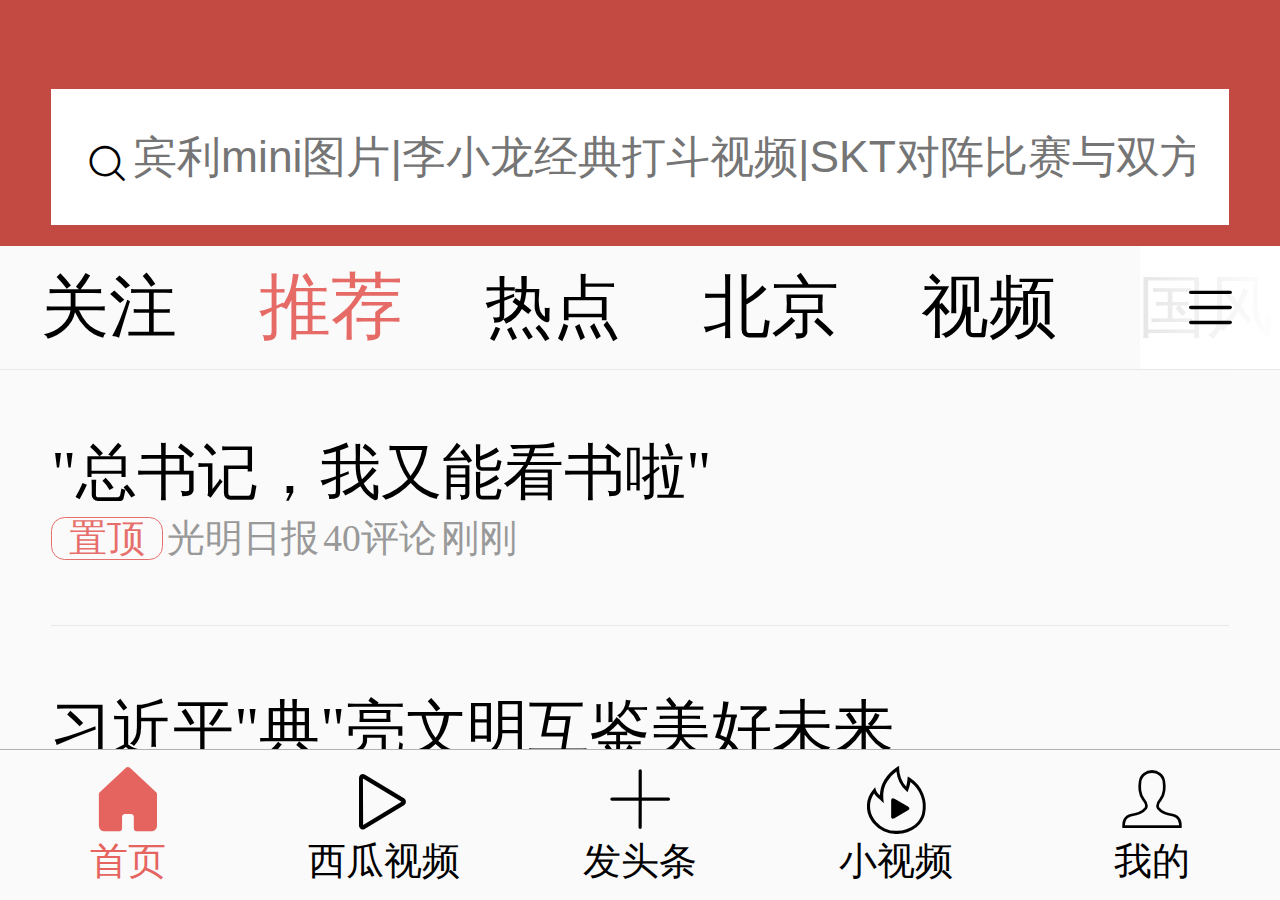
<file: index.html>
<!DOCTYPE html>
<html lang="en">

<head>
    <meta charset="UTF-8">
    <meta name="viewport" content="width=device-width, initial-scale=1.0">
    <meta http-equiv="X-UA-Compatible" content="ie=edge">
    <link rel="stylesheet" href="css/style.css">
    <link rel="stylesheet" href="css/iconfont.css">
    <title>Document</title>
</head>

<body>
    <header>
        <i class="iconfont icon-sousuo"></i>
        <input type="text" placeholder="宾利mini图片|李小龙经典打斗视频|SKT对阵比赛与双方的激烈斗争">
    </header>
    <nav>
        <ul>
            <li><a href="">关注</a></li>
            <li><a href="">推荐</a></li>
            <li><a href="">热点</a></li>
            <li><a href="">北京</a></li>
            <li><a href="">视频</a></li>
            <li><a href="">国风</a></li>
            <li><a href="">新闻</a></li>
            <li><a href="">动漫</a></li>
        </ul>
        <span>
            <i class="iconfont icon-liebiao"></i>
        </span>
    </nav>
    <main>
        <section>
            <p>"总书记，我又能看书啦"</p>
            <article>
                <i>置顶</i>
                <span>光明日报</span>
                <span>40评论</span>
                <span>刚刚</span>
            </article>
        </section>
        <section>
            <p>习近平"典"亮文明互鉴美好未来</p>
            <article>
                <i>置顶</i>
                <span>央视网新闻</span>
                <span>39评论</span>
                <span>刚刚</span>
            </article>
        </section>
        <figure>
            <section>
                <p>习近平"典"亮文明互鉴美好未来"总书记，我又能看书啦"</p>
                <aside>
                    <img src="images/04.png" alt="">
                    <img src="images/04.png" alt="">
                    <img src="images/04.png" alt="">
                </aside>
                <article>
                    <span>光焰体育</span>
                    <span>104评论</span>
                    <span>刚刚</span>
                </article>
            </section>
        </figure>
        <figure>
            <section>
                <p>习近平"典"亮文明互鉴美好未来"总书记，我又能看书啦"</p>
                <aside>
                    <img src="images/04.png" alt="">
                    <img src="images/04.png" alt="">
                    <img src="images/04.png" alt="">
                </aside>
                <article>
                    <span>光焰体育</span>
                    <span>104评论</span>
                    <span>刚刚</span>
                </article>
            </section>
        </figure>
        <figure>
            <section>
                <p>习近平"典"亮文明互鉴美好未来"总书记，我又能看书啦"</p>
                <aside>
                    <img src="images/04.png" alt="">
                    <img src="images/04.png" alt="">
                    <img src="images/04.png" alt="">
                </aside>
                <article>
                    <span>光焰体育</span>
                    <span>104评论</span>
                    <span>刚刚</span>
                </article>
            </section>
        </figure>
    </main>
    <footer>
        
        <p><a href=""> <i class="iconfont icon-zhuye"></i>
            <span>首页</span></a>
           
        </p>
        <p><a href=""> <i class="iconfont icon-bofangsanjiaoxing"></i>
            <span>西瓜视频</span></a>
           
        </p>
        <p><a href=""><i class="iconfont icon-jiahao"></i>
            <span>发头条</span></a>
            
        </p>
        <p><a href=""><i class="iconfont icon-xiaoshipin-"></i>
            <span>小视频</span></a>
            
        </p>
        <p>
            <a href="html/self.html">
                <i class="iconfont icon-wode"></i>
                <span>我的</span>
            </a>
        </p>
    </footer>
</body>

</html>
</file>
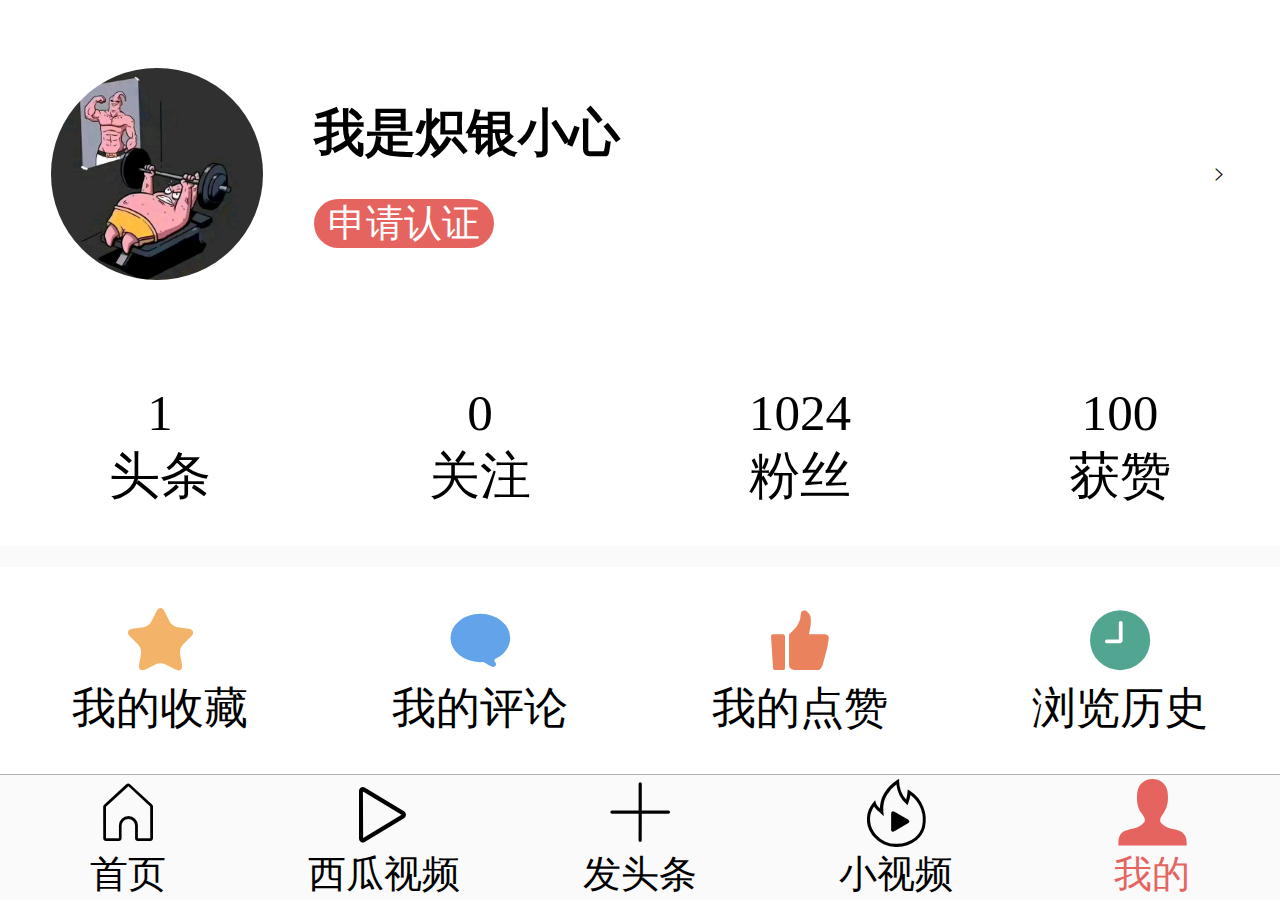
<file: html/self.html>
<!DOCTYPE html>
<html lang="en">

<head>
    <meta charset="UTF-8">
    <meta name="viewport" content="width=device-width, initial-scale=1.0">
    <meta http-equiv="X-UA-Compatible" content="ie=edge">
    <title>Document</title>
    <link rel="stylesheet" href="../css/style_self.css">
    <link rel="stylesheet" href="../css/iconfont.css">
</head>

<body>
    <header>
        <section>
            <figure>
                <figcaption>
                    <i class="i1">
                        <img src="../images/02.jpg" alt="">
                    </i>
                    <article>
                        <p>我是炽银小心</p>
                        <span>申请认证</span>
                    </article>
                    <i class="iconfont icon-you i2"></i>
                </figcaption>
            </figure>
        </section>
        <aside>
            <p>
                <span>1</span>
                <span>头条</span>
            </p>
            <p>
                <span>0</span>
                <span>关注</span>
            </p>
            <p>
                <span>1024</span>
                <span>粉丝</span>
            </p>
            <p>
                <span>100</span>
                <span>获赞</span>
            </p>
        </aside>
    </header>
    <nav>
        <p>
            <i class="iconfont icon-buoumaotubiao44 i1"></i>
            <span>我的收藏</span>
        </p>
        <p>
            <i class="iconfont icon-duihua i2"></i>
            <span>我的评论</span>
        </p>
        <p>
            <i class="iconfont icon-dianzan i3"></i>
            <span>我的点赞</span>
        </p>
        <p>
            <i class="iconfont icon-lishijilu i4"></i>
            <span>浏览历史</span>
        </p>
    </nav>
    <main>
        <section>
            <figure>
                <span>我的钱包</span>
                <span>话费优惠，速充值！<i class="iconfont icon-you i2"></i></span>
            </figure>
            <figure>
                <span>我的消息</span>
                <i class="iconfont icon-you i2"></i>
            </figure>
        </section>
        <section>
            <figure>
                <span>扫一扫</span>
                <i class="iconfont icon-you i2"></i>
            </figure>
            <figure>
                <span>免流量服务</span>
                <i class="iconfont icon-you i2"></i>
            </figure>
            <figure>
                <span>阅读公益</span>
                <span>今日阅读1分钟 <i class="iconfont icon-you i2"></i></span>
            </figure>
            <figure>
                <span>广告投放</span>
                <i class="iconfont icon-you i2"></i>
            </figure>
        </section>
        <section>
            <figure>
                <span>用户反馈</span>
                <i class="iconfont icon-you i2"></i>
            </figure>
            <figure>
                <span>检查</span>
                <i class="iconfont icon-you i2"></i>
            </figure>
            <figure>
                <span>退出登录</span>
                <i class="iconfont icon-you i2"></i>
            </figure>
        </section>
    </main>
    <footer>
        <p><a href="../index.html"> <i class="iconfont icon-shouye"></i>
                <span>首页</span></a>

        </p>
        <p><a href=""> <i class="iconfont icon-bofangsanjiaoxing"></i>
                <span>西瓜视频</span></a>

        </p>
        <p><a href=""><i class="iconfont icon-jiahao"></i>
                <span>发头条</span></a>

        </p>
        <p><a href=""><i class="iconfont icon-xiaoshipin-"></i>
                <span>小视频</span></a>

        </p>
        <p>
            <a href="">
                <i class="iconfont icon-wode-active"></i>
                <span>我的</span>
            </a>
        </p>
    </footer>
</body>

</html>
</file>
<file: css/style.css>
* {
  margin: 0;
  padding: 0;
}

html, body {
  width: 100%;
  height: 100%;
  display: flex;
  flex-direction: column;
  overflow: hidden;
  background: #fafafa;
}

header {
  height: 19.2vw;
  background: #c34943;
  display: flex;
  justify-content: center;
  position: relative;
}

header i {
  position: absolute;
  left: 6.66667vw;
  bottom: 4.53333vw;
  font-size: 3.46667vw !important;
}

header input {
  width: 92vw;
  height: 10.66667vw;
  border: 0;
  background: #fff;
  padding: 3.2vw 2.66667vw 3.2vw 6.4vw;
  box-sizing: border-box;
  align-self: flex-end;
  margin-bottom: 1.6vw;
  font-size: 3.46667vw;
  color: black;
}

nav {
  border-bottom: 1px solid #e8e8e8;
  position: relative;
}

nav ul {
  height: 9.6vw;
  box-sizing: border-box;
  display: flex;
  overflow: auto;
}

nav ul li:nth-child(2) a {
  font-size: 5.6vw;
  color: #e66a65;
}

nav ul li {
  list-style: none;
  flex-grow: 0;
  flex-shrink: 0;
  overflow: hidden;
  display: flex;
  align-items: center;
}

nav ul li a {
  text-decoration: none;
  color: black;
  font-size: 5.33333vw;
  padding: 0 3.2vw;
}

nav span {
  position: absolute;
  right: 0;
  top: 0;
  display: flex;
  width: 10.93333vw;
  height: 100%;
  background: linear-gradient(to left, white, rgba(255, 255, 255, 0.9));
  align-items: center;
  justify-content: center;
}

nav span i {
  font-size: 5.33333vw !important;
}

main {
  flex: 1;
  overflow: auto;
  padding: 0 4vw;
}

main section {
  height: 20vw;
  box-sizing: border-box;
  border-bottom: 1px solid #e8e8e8;
  display: flex;
  justify-content: center;
  flex-direction: column;
}

main section p {
  color: black;
  font-size: 4.8vw;
}

main section i {
  font-size: 2.93333vw;
  font-style: normal;
  color: #e66f6b;
  padding: 0 1.33333vw;
  border-radius: 1.06667vw;
  border: 1px solid #e66f6b;
}

main section span {
  color: #999999;
  font-size: 2.93333vw;
}

main section aside {
  display: flex;
  justify-content: space-between;
}

main section aside img {
  width: 30.13333vw;
  height: 19.73333vw;
  box-sizing: border-box;
  display: block;
  border: 1px solid #e8e8e8;
}

main figure {
  height: 47.46667vw;
  box-sizing: border-box;
  border-bottom: 1px solid #e8e8e8;
  display: flex;
  align-items: center;
}

footer {
  border-top: 1px solid #b2b2b2;
  height: 11.73333vw;
  display: flex;
}

footer p {
  flex: 1;
  display: flex;
  justify-content: center;
}

footer a {
  display: flex;
  flex-direction: column;
  align-items: center;
  justify-content: center;
  color: black;
  text-decoration: none;
}

footer a span {
  font-size: 2.93333vw;
}

footer i {
  font-size: 5.33333vw !important;
}

footer p:first-child a {
  color: #e5645f !important;
}
</file>
<file: css/iconfont.css>
@font-face {font-family: "iconfont";
  src: url('iconfont.eot?t=1576514953166'); /* IE9 */
  src: url('iconfont.eot?t=1576514953166#iefix') format('embedded-opentype'), /* IE6-IE8 */
  url('[data-uri]') format('woff2'),
  url('iconfont.woff?t=1576514953166') format('woff'),
  url('iconfont.ttf?t=1576514953166') format('truetype'), /* chrome, firefox, opera, Safari, Android, iOS 4.2+ */
  url('iconfont.svg?t=1576514953166#iconfont') format('svg'); /* iOS 4.1- */
}

.iconfont {
  font-family: "iconfont" !important;
  font-size: 16px;
  font-style: normal;
  -webkit-font-smoothing: antialiased;
  -moz-osx-font-smoothing: grayscale;
}

.icon-dianzan:before {
  content: "\e60c";
}

.icon-bofangsanjiaoxing:before {
  content: "\e769";
}

.icon-lishijilu:before {
  content: "\e61d";
}

.icon-buoumaotubiao44:before {
  content: "\e630";
}

.icon-duihua:before {
  content: "\e60b";
}

.icon-wode:before {
  content: "\e637";
}

.icon-sousuo:before {
  content: "\e696";
}

.icon-shouye:before {
  content: "\e64c";
}

.icon-zhuye:before {
  content: "\e6de";
}

.icon-you:before {
  content: "\e63c";
}

.icon-jiahao:before {
  content: "\e602";
}

.icon-wode-active:before {
  content: "\e600";
}

.icon-liebiao:before {
  content: "\e60a";
}

.icon-shipin:before {
  content: "\e66a";
}

.icon-xiaoshipin-:before {
  content: "\e613";
}
</file>
<file: css/style_self.css>
* {
  margin: 0;
  padding: 0;
}

html, body {
  width: 100%;
  height: 100%;
  display: flex;
  flex-direction: column;
  overflow: hidden;
  background: #fafafa;
}

header {
  height: 42.66667vw;
  width: 100%;
  align-self: flex-start;
  background: #fff;
  margin-bottom: 1.6vw;
}

header section {
  display: flex;
  align-items: center;
  height: 27.2vw;
  position: relative;
}

header section figcaption {
  display: flex;
  align-items: center;
}

header section figcaption .i1 {
  display: inline-block;
  width: 16.53333vw;
  height: 16.53333vw;
  border-radius: 50%;
  margin: 0 4vw;
  overflow: hidden;
  background: #000;
}

header section figcaption .i1 img {
  display: inline-block;
  width: 100%;
  height: 100%;
}

header section figcaption article {
  display: inline-block;
}

header section figcaption article p {
  font-size: 4vw;
  color: black;
  font-weight: bolder;
  margin-bottom: 2.4vw;
}

header section figcaption article span {
  color: #fff;
  font-size: 2.93333vw;
  padding: 4px 14px;
  background: #e5645f;
  border-radius: 28px;
}

header section .i2 {
  position: absolute;
  right: 4vw;
  font-size: 20px;
}

header aside {
  height: 15.46667vw;
  display: flex;
}

header aside p {
  flex: 1;
  display: flex;
  flex-direction: column;
  justify-content: center;
  font-size: 4vw;
}

header aside p span {
  text-align: center;
}

nav {
  height: 21.06667vw;
  display: flex;
  background: #fff;
}

nav p {
  flex: 1;
  display: flex;
  flex-direction: column;
  justify-content: center;
  font-size: 3.46667vw;
}

nav p i, nav p span {
  text-align: center;
}

nav p i {
  font-size: 5.33333vw !important;
}

nav p .i1 {
  color: #f3b46a;
}

nav p .i2 {
  color: #63a3e9;
}

nav p .i3 {
  color: #ea825d;
}

nav p .i4 {
  color: #52a590;
}

main {
  flex: 1;
  overflow: auto;
}

main figure {
  display: flex;
  justify-content: space-between;
  align-items: center;
  border-bottom: 1px solid #e8e8e8;
}

main figure:last-child {
  border: none;
}

main section {
  margin-bottom: 1.6vw;
}

main section:last-child {
  margin-bottom: 0;
}

main section:nth-child(1) {
  height: 25.06667vw;
  display: flex;
  flex-direction: column;
  padding-left: 4vw;
  background: #fff;
}

main section:nth-child(1) span {
  font-size: 4vw;
}

main section:nth-child(1) i {
  color: #999999;
  margin-right: 5.33333vw;
}

main section:nth-child(1) figure {
  flex: 1;
}

main section:nth-child(1) figure:nth-child(1) {
  box-sizing: border-box;
}

main section:nth-child(1) figure:nth-child(1) span:nth-child(2) {
  color: #999999;
}

main section:nth-child(2) {
  height: 50.13333vw;
  display: flex;
  flex-direction: column;
  padding-left: 4vw;
  background: #fff;
}

main section:nth-child(2) span {
  font-size: 4vw;
}

main section:nth-child(2) i {
  color: #999999;
  margin-right: 5.33333vw;
}

main section:nth-child(2) figure {
  flex: 1;
}

main section:nth-child(2) figure:nth-child(3) span:nth-child(2) {
  color: #999999;
}

main section:nth-child(3) {
  height: 37.6vw;
  display: flex;
  flex-direction: column;
  padding-left: 4vw;
  background: #fff;
}

main section:nth-child(3) span {
  font-size: 4vw;
}

main section:nth-child(3) i {
  color: #999999;
  margin-right: 5.33333vw;
}

main section:nth-child(3) figure {
  flex: 1;
}

footer {
  border-top: 1px solid #b2b2b2;
  height: 11.73333vw;
  display: flex;
}

footer p {
  flex: 1;
  display: flex;
  justify-content: center;
}

footer a {
  display: flex;
  flex-direction: column;
  align-items: center;
  justify-content: center;
  color: black;
  text-decoration: none;
}

footer a span {
  font-size: 2.93333vw;
}

footer i {
  font-size: 5.33333vw !important;
}

footer p:last-child a {
  color: #e5645f !important;
}
</file>
